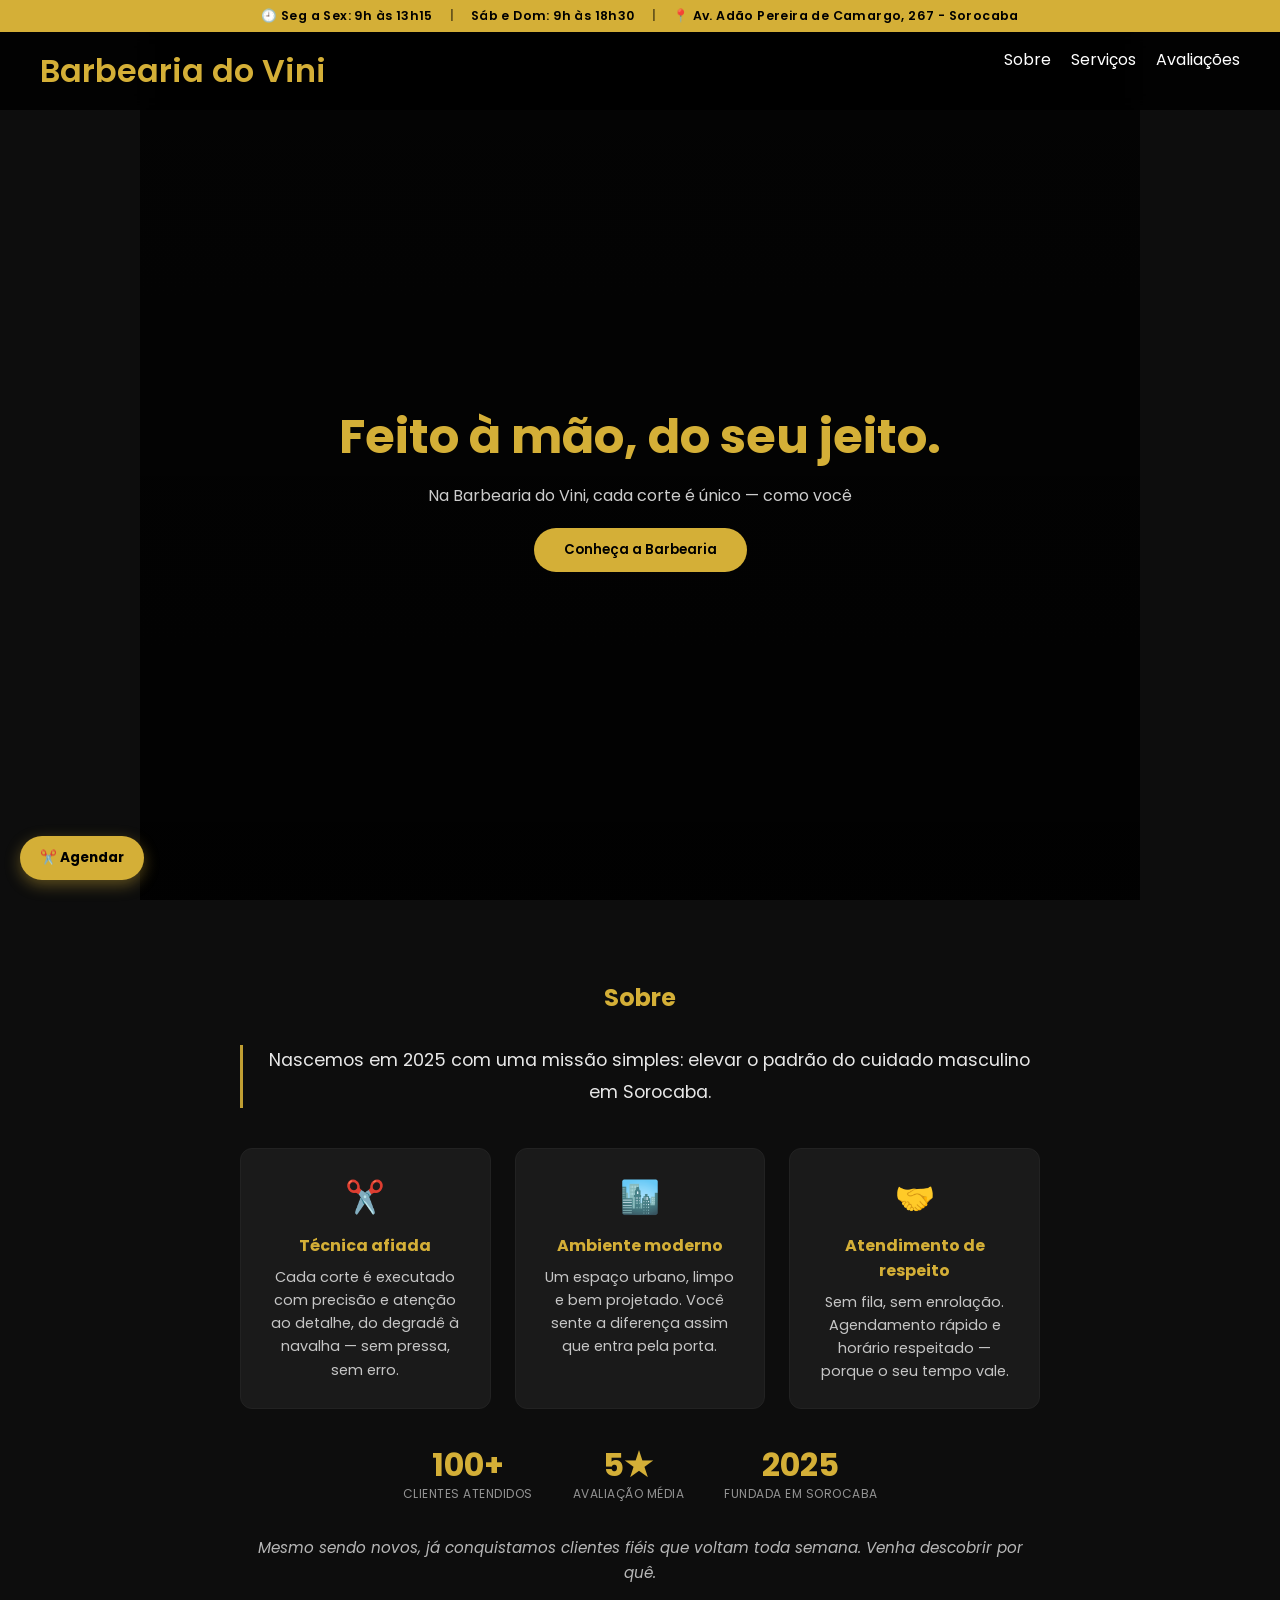
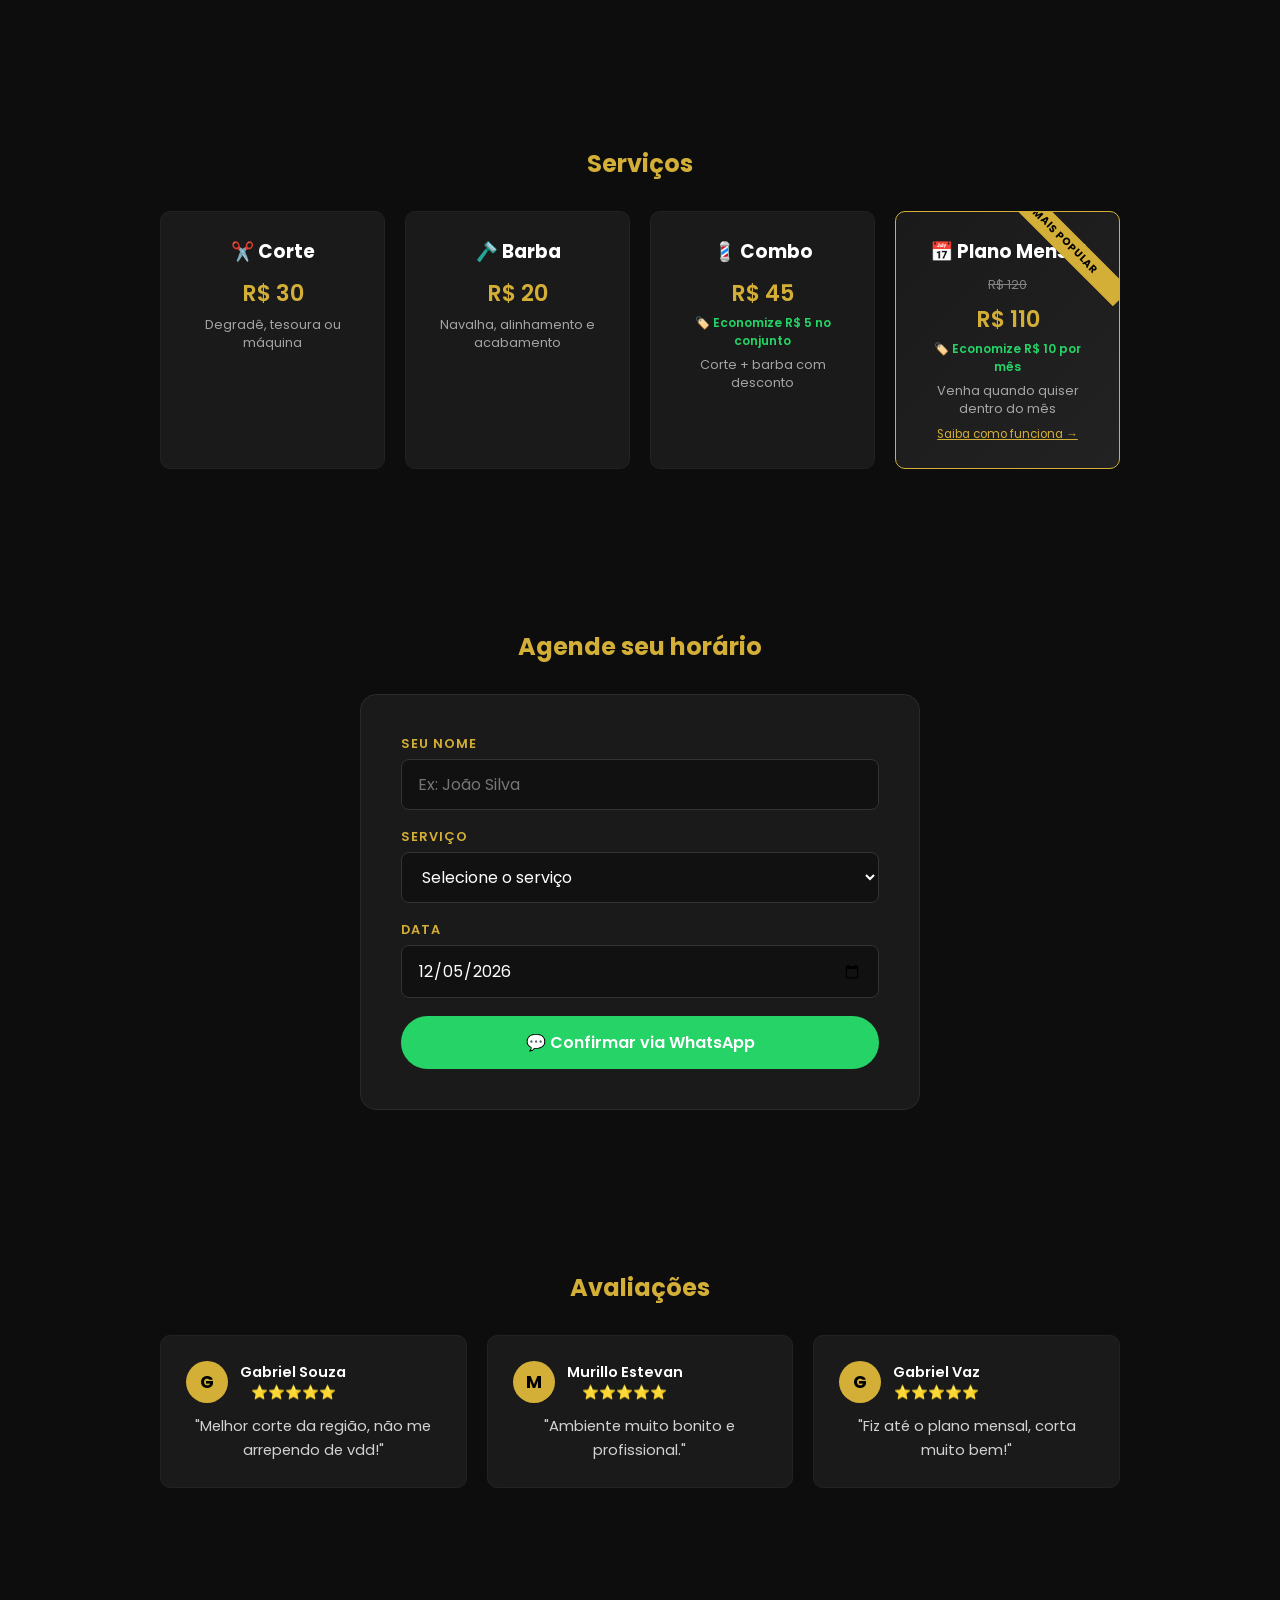
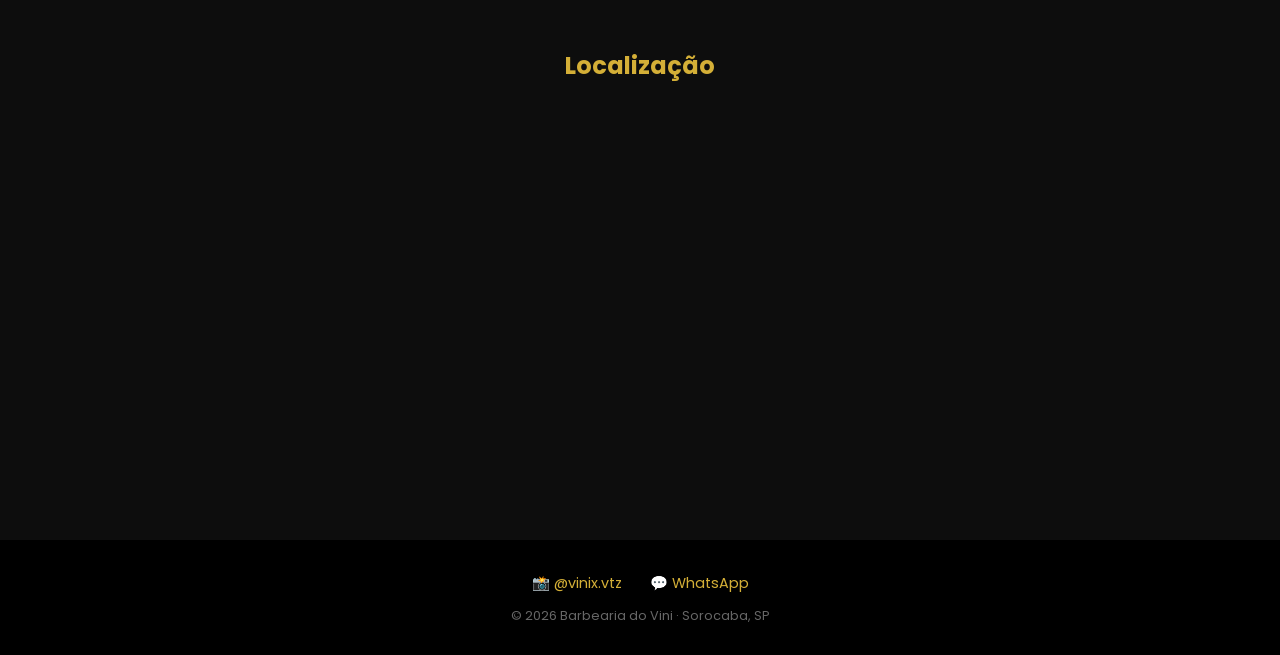
<file: index.html>
<!doctype html>
<html lang="pt-br">
  <head>
    <meta charset="UTF-8" />
    <meta name="viewport" content="width=device-width, initial-scale=1.0" />
    <title>Barbearia do Vini</title>
    <link rel="icon" href="data:image/svg+xml,<svg xmlns='http://www.w3.org/2000/svg' viewBox='0 0 100 100'><text y='.9em' font-size='90'>✂️</text></svg>" />
    <link href="https://fonts.googleapis.com/css2?family=Poppins:wght@300;400;600&display=swap" rel="stylesheet" />
    <style>
      * { margin: 0; padding: 0; box-sizing: border-box; font-family: "Poppins", sans-serif; }
      body { background: #0d0d0d; color: #fff; }

      /* HEADER */
      header {
        position: fixed; width: 100%; top: 33px;
        background: rgba(0,0,0,0.8); backdrop-filter: blur(10px);
        display: flex; justify-content: space-between;
        padding: 15px 40px; z-index: 1000;
      }
      header h1 { color: #d4af37; font-weight: 600; }
      nav a { color: #fff; margin-left: 20px; text-decoration: none; position: relative; }
      nav a::after { content:""; width:0; height:2px; background:#d4af37; position:absolute; left:0; bottom:-5px; transition:0.3s; }
      nav a:hover::after { width:100%; }

      /* HERO */
      .hero {
        height: 100vh;
        background: linear-gradient(rgba(0,0,0,0.7), rgba(0,0,0,0.9)),
          url("https://images.unsplash.com/photo-1503951914875-452162b0f3f1?w=1600&q=80") no-repeat center;
        background-size: cover;
        display: flex; flex-direction: column;
        justify-content: center; align-items: center;
        text-align: center; padding: 20px;
        padding-top: 93px;
      }
      .hero h2 { font-size: 3em; margin-bottom: 10px; }
      .hero p { opacity: 0.8; }
      .hero button {
        margin-top: 20px; padding: 12px 30px; border: none;
        background: #d4af37; color: #000; font-weight: 600;
        border-radius: 30px; cursor: pointer; transition: 0.3s;
      }
      .hero button:hover { transform: scale(1.05); }

      /* SECTION */
      section { padding: 80px 20px; max-width: 1000px; margin: auto; }
      h2 { text-align: center; margin-bottom: 30px; color: #d4af37; }

      /* SOBRE */
      .sobre-content { max-width: 800px; margin: 0 auto; }
      .sobre-destaque {
        text-align: center; font-size: 1.1em; opacity: 0.9;
        line-height: 1.8; margin-bottom: 40px;
        border-left: 3px solid #d4af37; padding-left: 16px;
      }
      .sobre-grid {
        display: grid; grid-template-columns: repeat(auto-fit, minmax(220px, 1fr));
        gap: 24px; margin-bottom: 40px;
      }
      .sobre-item {
        background: #1a1a1a; border: 1px solid #222;
        border-radius: 12px; padding: 24px; text-align: center; transition: 0.3s;
      }
      .sobre-item:hover { border-color: #d4af37; transform: translateY(-4px); }
      .sobre-icone { font-size: 2em; display: block; margin-bottom: 12px; }
      .sobre-item h3 { color: #d4af37; margin-bottom: 8px; font-size: 1em; }
      .sobre-item p { opacity: 0.75; font-size: 0.9em; line-height: 1.6; }
      .sobre-numeros {
        display: flex; justify-content: center; gap: 40px;
        margin-bottom: 32px; flex-wrap: wrap;
      }
      .sobre-num-item {
        display: flex; flex-direction: column; align-items: center; gap: 4px;
      }
      .sobre-num {
        font-size: 2em; font-weight: 700; color: #d4af37; line-height: 1;
      }
      .sobre-num-label {
        font-size: 0.75em; opacity: 0.55; text-transform: uppercase;
        letter-spacing: 0.5px; text-align: center;
      }

      .sobre-fechamento {
        text-align: center; opacity: 0.7; font-style: italic;
        font-size: 0.95em; line-height: 1.7;
      }

      /* SERVIÇOS */
      .servicos { display: grid; grid-template-columns: repeat(auto-fit, minmax(200px, 1fr)); gap: 20px; }
      #servicos .servicos { grid-template-columns: repeat(4, 1fr); }
      @media (max-width: 800px) { #servicos .servicos { grid-template-columns: repeat(2, 1fr); } }
      @media (max-width: 480px) { #servicos .servicos { grid-template-columns: 1fr; } }
      .card {
        background: #1a1a1a; padding: 25px; border-radius: 10px;
        text-align: center; transition: 0.3s; border: 1px solid #222;
      }
      .card:hover { transform: translateY(-5px); border-color: #d4af37; }
      .card h3 { margin-bottom: 10px; }

      /* AGENDAMENTO */
      .agendamento-box {
        background: #1a1a1a;
        border: 1px solid #2a2a2a;
        border-radius: 16px;
        padding: 40px;
        max-width: 560px;
        margin: 0 auto;
      }
      .agendamento-box .campo {
        display: flex; flex-direction: column; gap: 6px; margin-bottom: 18px;
      }
      .agendamento-box label {
        font-size: 0.8em; text-transform: uppercase;
        letter-spacing: 1px; color: #d4af37; font-weight: 600;
      }
      .agendamento-box input,
      .agendamento-box select {
        padding: 12px 16px; border: 1px solid #333;
        border-radius: 8px; background: #111; color: #fff;
        font-size: 1em; font-family: "Poppins", sans-serif;
        outline: none; transition: border 0.3s;
      }
      .agendamento-box input:focus,
      .agendamento-box select:focus { border-color: #d4af37; }
      .agendamento-box select option { background: #111; }

      /* Horários */
      .horarios-grid {
        display: flex; flex-wrap: wrap; gap: 10px; margin-top: 4px;
      }
      .hora-btn {
        padding: 8px 16px; background: #111; border: 1px solid #333;
        border-radius: 8px; color: #fff; cursor: pointer;
        font-family: "Poppins", sans-serif; font-size: 0.9em;
        transition: 0.2s;
      }
      .hora-btn:hover { border-color: #d4af37; color: #d4af37; }
      .hora-btn.selecionado { background: #d4af37; color: #000; border-color: #d4af37; font-weight: 600; }

      /* Botão confirmar */
      .btn-wpp {
        width: 100%; padding: 14px; margin-top: 10px;
        background: #25d366; color: #fff; font-weight: 600;
        font-size: 1em; font-family: "Poppins", sans-serif;
        border: none; border-radius: 30px; cursor: pointer;
        display: flex; align-items: center; justify-content: center;
        gap: 10px; transition: 0.3s;
      }
      .btn-wpp:hover { transform: scale(1.03); background: #1ebe5d; }

      /* AVALIAÇÕES */
      /* reutiliza .servicos e .card */

      /* MAPA */
      .mapa-wrapper { border-radius: 12px; overflow: hidden; margin-top: 20px; }

      /* FAIXA TOPO */
      .topo-banner {
        position: fixed; top: 0; width: 100%; z-index: 1100;
        background: #d4af37; color: #000;
        text-align: center; padding: 7px 20px;
        font-size: 0.78em; font-weight: 600;
        letter-spacing: 0.4px;
      }
      .topo-banner span { opacity: 0.5; margin: 0 10px; }

      /* FOOTER */
      footer { background: #000; text-align: center; padding: 30px 20px; margin-top: 40px; }
      .footer-links { margin-bottom: 12px; }
      .footer-links a {
        color: #d4af37; text-decoration: none;
        margin: 0 12px; font-size: 0.9em; transition: opacity 0.2s;
      }
      .footer-links a:hover { opacity: 0.7; }
      .footer-copy { opacity: 0.4; font-size: 0.8em; }

      /* ANIMAÇÕES */
      .fade-in {
        opacity: 0;
        transform: translateY(30px);
        transition: opacity 0.7s ease, transform 0.7s ease;
      }
      .fade-in.visivel {
        opacity: 1;
        transform: translateY(0);
      }
      .fade-in-delay-1 { transition-delay: 0.1s; }
      .fade-in-delay-2 { transition-delay: 0.2s; }
      .fade-in-delay-3 { transition-delay: 0.3s; }

      /* PLANO MENSAL */
      .card.destaque {
        border-color: #d4af37;
        background: linear-gradient(135deg, #1a1a1a, #222);
        position: relative;
        overflow: hidden;
      }
      .card.destaque::before {
        content: "⭐ MAIS POPULAR";
        position: absolute; top: 12px; right: -28px;
        background: #d4af37; color: #000;
        font-size: 0.65em; font-weight: 700;
        padding: 4px 36px;
        transform: rotate(45deg);
        letter-spacing: 0.5px;
      }
      .card .preco {
        font-size: 1.4em; font-weight: 600;
        color: #d4af37; margin: 8px 0 4px;
      }
      .card .desc {
        font-size: 0.8em; opacity: 0.6; margin-top: 6px;
      }

      /* BOTÃO AGENDAR FLUTUANTE */
      .btn-agendar-flutuante {
        position: fixed; bottom: 20px; left: 20px;
        background: #d4af37; color: #000;
        font-size: 0.85em; font-weight: 700;
        padding: 12px 20px; border-radius: 30px;
        text-decoration: none;
        box-shadow: 0 5px 15px rgba(212,175,55,0.4);
        transition: 0.3s; z-index: 999;
        display: flex; align-items: center; gap: 6px;
      }
      .btn-agendar-flutuante:hover { transform: scale(1.05); }

      /* WhatsApp fixo */
      .whatsapp {
        position: fixed; bottom: 20px; right: 20px;
        background: #25d366; color: #fff; font-size: 24px;
        padding: 15px; border-radius: 50%; text-decoration: none;
        box-shadow: 0 5px 15px rgba(0,0,0,0.3);
      }

      /* ======= MOBILE ======= */

      /* Menu hamburguer */
      .hamburger {
        display: none;
        flex-direction: column;
        gap: 5px;
        cursor: pointer;
        padding: 4px;
        background: none;
        border: none;
      }
      .hamburger span {
        display: block;
        width: 24px; height: 2px;
        background: #fff;
        border-radius: 2px;
        transition: 0.3s;
      }
      .hamburger.aberto span:nth-child(1) { transform: rotate(45deg) translate(5px, 5px); }
      .hamburger.aberto span:nth-child(2) { opacity: 0; }
      .hamburger.aberto span:nth-child(3) { transform: rotate(-45deg) translate(5px, -5px); }

      nav.mobile-menu {
        display: flex;
      }

      @media (max-width: 600px) {
        /* Faixa topo menor */
        .topo-banner { font-size: 0.65em; padding: 6px 10px; }

        /* Header compacto */
        header { padding: 14px 20px; top: 28px; }
        header h1 { font-size: 1.1em; }

        /* Mostrar hamburger, esconder nav normal */
        .hamburger { display: flex; }
        nav.mobile-menu {
          display: none;
          position: fixed;
          top: 90px; left: 0; right: 0;
          background: rgba(0,0,0,0.97);
          backdrop-filter: blur(12px);
          flex-direction: column;
          align-items: center;
          gap: 0;
          z-index: 999;
          padding: 10px 0 20px;
          border-bottom: 1px solid #222;
        }
        nav.mobile-menu.aberto { display: flex; }
        nav.mobile-menu a {
          margin: 0;
          padding: 16px 0;
          width: 100%;
          text-align: center;
          font-size: 1em;
          border-bottom: 1px solid #1a1a1a;
        }
        nav.mobile-menu a::after { display: none; }

        /* Hero */
        .hero h2 { font-size: 2em; }
        .hero p { font-size: 0.9em; }
        .hero button { width: 100%; max-width: 280px; }

        /* Seções */
        section { padding: 60px 16px; }

        /* Agendamento box sem padding excessivo */
        .agendamento-box { padding: 24px 16px; }

        /* Botões flutuantes maiores para toque */
        .whatsapp { padding: 14px; font-size: 22px; bottom: 16px; right: 16px; }
        .btn-agendar-flutuante { bottom: 16px; left: 16px; padding: 12px 16px; font-size: 0.8em; }

        /* Horários em grid 3 colunas no mobile */
        .horarios-grid { gap: 8px; }
        .hora-btn { flex: 1 1 calc(33% - 8px); text-align: center; padding: 10px 8px; }

        /* Cards avaliações em coluna */
        #avaliacoes .servicos { grid-template-columns: 1fr; }

        /* Footer links empilhados */
        .footer-links { display: flex; flex-direction: column; gap: 10px; }
        .footer-links a { margin: 0; }
      }

      /* MODAL PLANO MENSAL */
      .modal-overlay {
        display: none; position: fixed; inset: 0;
        background: rgba(0,0,0,0.75); z-index: 2000;
        justify-content: center; align-items: center; padding: 20px;
      }
      .modal-overlay.aberto { display: flex; }
      .modal-box {
        background: #1a1a1a; border: 1px solid #d4af37;
        border-radius: 16px; padding: 36px; max-width: 440px;
        width: 100%; position: relative; animation: popIn 0.25s ease;
      }
      @keyframes popIn { from { transform: scale(0.9); opacity: 0; } to { transform: scale(1); opacity: 1; } }
      .modal-box h3 { color: #d4af37; font-size: 1.2em; margin-bottom: 16px; }
      .modal-box ul { list-style: none; padding: 0; display: flex; flex-direction: column; gap: 12px; }
      .modal-box ul li { display: flex; align-items: flex-start; gap: 10px; font-size: 0.92em; opacity: 0.85; line-height: 1.5; }
      .modal-box ul li span.ic { font-size: 1.1em; flex-shrink: 0; }
      .modal-fechar {
        position: absolute; top: 14px; right: 16px;
        background: none; border: none; color: #fff;
        font-size: 1.4em; cursor: pointer; opacity: 0.5; transition: 0.2s;
      }
      .modal-fechar:hover { opacity: 1; }
      .modal-box .btn-modal-agendar {
        display: block; width: 100%; margin-top: 24px;
        padding: 12px; background: #d4af37; color: #000;
        font-weight: 700; font-size: 0.95em;
        border: none; border-radius: 30px; cursor: pointer; transition: 0.3s;
        text-align: center;
      }
      .modal-box .btn-modal-agendar:hover { transform: scale(1.03); }
      .card.destaque { cursor: pointer; }
      .card.destaque .saiba { font-size: 0.72em; color: #d4af37; margin-top: 8px; text-decoration: underline; }

      /* AVATAR AVALIAÇÕES */
      .avaliacao-header { display: flex; align-items: center; gap: 12px; margin-bottom: 12px; }
      .avatar {
        width: 42px; height: 42px; border-radius: 50%;
        background: #d4af37; color: #000;
        font-weight: 700; font-size: 1.1em;
        display: flex; align-items: center; justify-content: center;
        flex-shrink: 0;
      }
      .avaliacao-nome { font-weight: 600; font-size: 0.9em; }
      .avaliacao-estrelas { font-size: 0.85em; }

      /* FIX HEADER MOBILE dinâmico via JS */
    </style>
  </head>
  <body>

    <div class="topo-banner">
      🕘 Seg a Sex: 9h às 13h15 &nbsp;<span>|</span>&nbsp; Sáb e Dom: 9h às 18h30 &nbsp;<span>|</span>&nbsp; 📍 Av. Adão Pereira de Camargo, 267 - Sorocaba
    </div>

    <header>
      <h1>Barbearia do Vini</h1>
      <button class="hamburger" id="hamburger" onclick="toggleMenu()" aria-label="Menu">
        <span></span><span></span><span></span>
      </button>
      <nav class="mobile-menu" id="nav-menu">
        <a href="#sobre" onclick="fecharMenu()">Sobre</a>
        <a href="#servicos" onclick="fecharMenu()">Serviços</a>
        <a href="#avaliacoes" onclick="fecharMenu()">Avaliações</a>
      </nav>
    </header>


    <section class="hero">
      <h2>Feito à mão, do seu jeito.</h2>
      <p>Na Barbearia do Vini, cada corte é único — como você</p>
      <button onclick="document.getElementById('sobre').scrollIntoView({behavior:'smooth'})">
        Conheça a Barbearia
      </button>
    </section>

    <section id="sobre" class="fade-in">
      <h2>Sobre</h2>
      <div class="sobre-content">
        <p class="sobre-destaque">
          Nascemos em 2025 com uma missão simples: elevar o padrão do cuidado masculino em Sorocaba.
        </p>
        <div class="sobre-grid">
          <div class="sobre-item">
            <span class="sobre-icone">✂️</span>
            <h3>Técnica afiada</h3>
            <p>Cada corte é executado com precisão e atenção ao detalhe, do degradê à navalha — sem pressa, sem erro.</p>
          </div>
          <div class="sobre-item">
            <span class="sobre-icone">🏙️</span>
            <h3>Ambiente moderno</h3>
            <p>Um espaço urbano, limpo e bem projetado. Você sente a diferença assim que entra pela porta.</p>
          </div>
          <div class="sobre-item">
            <span class="sobre-icone">🤝</span>
            <h3>Atendimento de respeito</h3>
            <p>Sem fila, sem enrolação. Agendamento rápido e horário respeitado — porque o seu tempo vale.</p>
          </div>
        </div>
        <div class="sobre-numeros">
          <div class="sobre-num-item">
            <span class="sobre-num">100+</span>
            <span class="sobre-num-label">Clientes atendidos</span>
          </div>
          <div class="sobre-num-item">
            <span class="sobre-num">5★</span>
            <span class="sobre-num-label">Avaliação média</span>
          </div>
          <div class="sobre-num-item">
            <span class="sobre-num">2025</span>
            <span class="sobre-num-label">Fundada em Sorocaba</span>
          </div>
        </div>
        <p class="sobre-fechamento">
          Mesmo sendo novos, já conquistamos clientes fiéis que voltam toda semana. Venha descobrir por quê.
        </p>
      </div>
    </section>

    <section id="servicos" class="fade-in">
      <h2>Serviços</h2>
      <div class="servicos">
        <div class="card fade-in fade-in-delay-1" onclick="selecionarServico('Corte – R$30')" style="cursor:pointer">
          <h3>✂️ Corte</h3>
          <p class="preco">R$ 30</p>
          <p class="desc">Degradê, tesoura ou máquina</p>
        </div>
        <div class="card fade-in fade-in-delay-2" onclick="selecionarServico('Barba – R$20')" style="cursor:pointer">
          <h3>🪒 Barba</h3>
          <p class="preco">R$ 20</p>
          <p class="desc">Navalha, alinhamento e acabamento</p>
        </div>
        <div class="card fade-in fade-in-delay-3" onclick="selecionarServico('Combo – R$45')" style="cursor:pointer">
          <h3>💈 Combo</h3>
          <p class="preco">R$ 45</p>
          <p style="font-size:0.75em;color:#25d366;font-weight:600;margin-top:4px">🏷️ Economize R$ 5 no conjunto</p>
          <p class="desc">Corte + barba com desconto</p>
        </div>
        <div class="card destaque fade-in fade-in-delay-3" onclick="abrirModal()">
          <h3>📅 Plano Mensal</h3>
          <p style="font-size:0.78em;opacity:0.45;text-decoration:line-through;margin-bottom:2px">R$ 120</p>
          <p class="preco">R$ 110</p>
          <p style="font-size:0.75em;color:#25d366;font-weight:600;margin-top:4px">🏷️ Economize R$ 10 por mês</p>
          <p class="desc">Venha quando quiser dentro do mês</p>
          <p class="saiba">Saiba como funciona →</p>
        </div>
      </div>
    </section>

    <!-- AGENDAMENTO -->
    <section id="agendamento" class="fade-in">
      <h2>Agende seu horário</h2>
      <div class="agendamento-box">

        <div class="campo">
          <label>Seu nome</label>
          <input type="text" id="nome" placeholder="Ex: João Silva" />
        </div>

        <div class="campo">
          <label>Serviço</label>
          <select id="servico" onchange="mostrarHorarios()">
            <option value="">Selecione o serviço</option>
            <option value="Corte – R$30">Corte – R$ 30</option>
            <option value="Barba – R$20">Barba – R$ 20</option>
            <option value="Combo – R$45">Combo – R$ 45</option>
            <option value="Plano Mensal – R$110">Plano Mensal – R$ 110</option>
          </select>
        </div>

        <div class="campo">
          <label>Data</label>
          <input type="date" id="data" />
        </div>

        <div class="campo" id="campo-horarios" style="display:none">
          <label>Horário disponível</label>
          <div class="horarios-grid" id="horarios-grid"></div>
          <input type="hidden" id="hora-selecionada" />
        </div>

        <button class="btn-wpp" onclick="agendar()">
          💬 Confirmar via WhatsApp
        </button>

      </div>
    </section>

    <!-- AVALIAÇÕES -->
    <section id="avaliacoes" class="fade-in">
      <h2>Avaliações</h2>
      <div class="servicos">
        <div class="card">
          <div class="avaliacao-header">
            <div class="avatar">G</div>
            <div>
              <div class="avaliacao-nome">Gabriel Souza</div>
              <div class="avaliacao-estrelas">⭐⭐⭐⭐⭐</div>
            </div>
          </div>
          <p style="opacity:0.8;font-size:0.92em;line-height:1.6">"Melhor corte da região, não me arrependo de vdd!"</p>
        </div>
        <div class="card">
          <div class="avaliacao-header">
            <div class="avatar">M</div>
            <div>
              <div class="avaliacao-nome">Murillo Estevan</div>
              <div class="avaliacao-estrelas">⭐⭐⭐⭐⭐</div>
            </div>
          </div>
          <p style="opacity:0.8;font-size:0.92em;line-height:1.6">"Ambiente muito bonito e profissional."</p>
        </div>
        <div class="card">
          <div class="avaliacao-header">
            <div class="avatar">G</div>
            <div>
              <div class="avaliacao-nome">Gabriel Vaz</div>
              <div class="avaliacao-estrelas">⭐⭐⭐⭐⭐</div>
            </div>
          </div>
          <p style="opacity:0.8;font-size:0.92em;line-height:1.6">"Fiz até o plano mensal, corta muito bem!"</p>
        </div>
      </div>
    </section>

    <!-- LOCALIZAÇÃO -->
    <section>
      <h2>Localização</h2>
      <div class="mapa-wrapper">
        <iframe
          src="https://www.google.com/maps?q=-23.4889024,-47.4941006&output=embed"
          width="100%" height="300"
          style="border:0" allowfullscreen loading="lazy">
        </iframe>
      </div>
    </section>

    <!-- MODAL PLANO MENSAL -->
    <div class="modal-overlay" id="modal-plano">
      <div class="modal-box">
        <button class="modal-fechar" onclick="fecharModal()">✕</button>
        <h3>📅 Como funciona o Plano Mensal</h3>
        <ul>
          <li><span class="ic">✂️</span> <span>Cortes ilimitados pelo preço de R$ 110 — venha quando quiser</span></li>
          <li><span class="ic">📅</span> <span>Agende cada corte quando quiser, sem dia fixo</span></li>
          <li><span class="ic">💬</span> <span>Confirme pelo WhatsApp e garanta seu horário</span></li>
          <li><span class="ic">🔄</span> <span>Renove todo mês — sem fidelidade obrigatória</span></li>
          <li><span class="ic">💰</span> <span>Preço fixo todo mês — sem surpresas no bolso</span></li>
        </ul>
        <button class="btn-modal-agendar" onclick="fecharModal(); document.getElementById('agendamento').scrollIntoView({behavior:'smooth'})">
          Quero assinar o plano ✂️
        </button>
      </div>
    </div>


    <footer>
      <div class="footer-links">
        <a href="https://instagram.com/vinix.vtz" target="_blank">📸 @vinix.vtz</a>
        <a href="https://wa.me/5515988287945" target="_blank">💬 WhatsApp</a>
      </div>
      <p class="footer-copy">© <span id="ano-footer"></span> Barbearia do Vini · Sorocaba, SP</p>
    </footer>

    <a href="#agendamento" class="btn-agendar-flutuante">✂️ Agendar</a>

    <script>
      // Horários por tipo de dia
      const horariosSemanais = {
        "Corte – R$30":        ["09:00","10:00","11:00","12:00"],
        "Barba – R$20":        ["09:30","10:30","11:30","12:30"],
        "Combo – R$45":        ["09:00","10:30","12:00"],
        "Plano Mensal – R$110":["09:00","10:00","11:00","12:00"]
      };
      const horariosFDS = {
        "Corte – R$30":        ["09:00","10:00","11:00","12:00","13:00","14:00","15:00","16:00","17:00","18:00"],
        "Barba – R$20":        ["09:30","10:30","11:30","12:30","13:30","14:30","15:30","16:30","17:30"],
        "Combo – R$45":        ["09:00","10:30","12:00","13:30","15:00","16:30"],
        "Plano Mensal – R$110":["09:00","10:00","11:00","12:00","13:00","14:00","15:00","16:00","17:00"]
      };

      function ehFimDeSemana(dataStr) {
        if (!dataStr) return false;
        const [ano, mes, dia] = dataStr.split('-').map(Number);
        const d = new Date(ano, mes - 1, dia);
        return d.getDay() === 0 || d.getDay() === 6;
      }

      // Define data mínima e padrão como hoje
      (function() {
        const hoje = new Date();
        const ano = hoje.getFullYear();
        const mes = String(hoje.getMonth() + 1).padStart(2, '0');
        const dia = String(hoje.getDate()).padStart(2, '0');
        const dataHoje = `${ano}-${mes}-${dia}`;
        const inputData = document.getElementById('data');
        inputData.min = dataHoje;
        inputData.value = dataHoje;
      })();

      // Atualiza horários ao trocar data também
      document.getElementById('data').addEventListener('change', () => {
        if (document.getElementById('servico').value) mostrarHorarios();
      });

      function mostrarHorarios() {
        const servico = document.getElementById("servico").value;
        const data    = document.getElementById("data").value;
        const campo   = document.getElementById("campo-horarios");
        const grid    = document.getElementById("horarios-grid");
        document.getElementById("hora-selecionada").value = "";
        grid.innerHTML = "";

        if (!servico) { campo.style.display = "none"; return; }

        const mapa = ehFimDeSemana(data) ? horariosFDS : horariosSemanais;
        const lista = mapa[servico] || [];

        campo.style.display = "flex";
        lista.forEach(h => {
          const btn = document.createElement("button");
          btn.className = "hora-btn";
          btn.textContent = h;
          btn.onclick = () => {
            document.querySelectorAll(".hora-btn").forEach(b => b.classList.remove("selecionado"));
            btn.classList.add("selecionado");
            document.getElementById("hora-selecionada").value = h;
          };
          grid.appendChild(btn);
        });
      }

      // Modal plano mensal
      function abrirModal() { document.getElementById('modal-plano').classList.add('aberto'); }
      function fecharModal() { document.getElementById('modal-plano').classList.remove('aberto'); }
      document.getElementById('modal-plano').addEventListener('click', function(e) {
        if (e.target === this) fecharModal();
      });

      function formatarData(dataStr) {
        if (!dataStr) return "";
        const [ano, mes, dia] = dataStr.split("-");
        return `${dia}/${mes}/${ano}`;
      }

      function agendar() {
        const nome    = document.getElementById("nome").value.trim();
        const servico = document.getElementById("servico").value;
        const data    = document.getElementById("data").value;
        const hora    = document.getElementById("hora-selecionada").value;

        if (!nome)    { alert("Por favor, informe seu nome."); return; }
        if (!servico) { alert("Escolha um serviço."); return; }
        if (!data)    { alert("Selecione uma data."); return; }
        if (!hora)    { alert("Selecione um horário."); return; }

        const dataFormatada = formatarData(data);
        const msg = `Olá! Vim pelo site e gostaria de agendar:\n\n👤 Nome: ${nome}\n✂️ Serviço: ${servico}\n📅 Data: ${dataFormatada}\n🕐 Horário: ${hora}\n\nPoderia confirmar?`;
        const url = `https://wa.me/5515988287945?text=${encodeURIComponent(msg)}`;
        window.open(url, "_blank");
      }
    </script>

    <script>
      // Ano dinâmico no footer
      document.getElementById('ano-footer').textContent = new Date().getFullYear();

      // Clique no card pré-seleciona serviço e rola ao formulário
      function selecionarServico(valor) {
        const select = document.getElementById('servico');
        select.value = valor;
        mostrarHorarios();
        document.getElementById('agendamento').scrollIntoView({ behavior: 'smooth' });
      }
    </script>

    <script>
      function toggleMenu() {
        const nav = document.getElementById('nav-menu');
        const btn = document.getElementById('hamburger');
        nav.classList.toggle('aberto');
        btn.classList.toggle('aberto');
      }
      function fecharMenu() {
        document.getElementById('nav-menu').classList.remove('aberto');
        document.getElementById('hamburger').classList.remove('aberto');
      }
    </script>

    <script>
      const observer = new IntersectionObserver((entries) => {
        entries.forEach(e => { if (e.isIntersecting) e.target.classList.add('visivel'); });
      }, { threshold: 0.1 });
      document.querySelectorAll('.fade-in').forEach(el => observer.observe(el));
    </script>


    <script>
      // Ajusta header abaixo da faixa dinamicamente
      function ajustarHeader() {
        const faixa = document.querySelector('.topo-banner');
        const header = document.querySelector('header');
        const nav = document.getElementById('nav-menu');
        if (faixa && header) {
          const h = faixa.offsetHeight;
          header.style.top = h + 'px';
          if (nav) nav.style.top = (h + header.offsetHeight) + 'px';
        }
      }
      ajustarHeader();
      window.addEventListener('resize', ajustarHeader);
    </script>
  </body>
</html>
</file>
